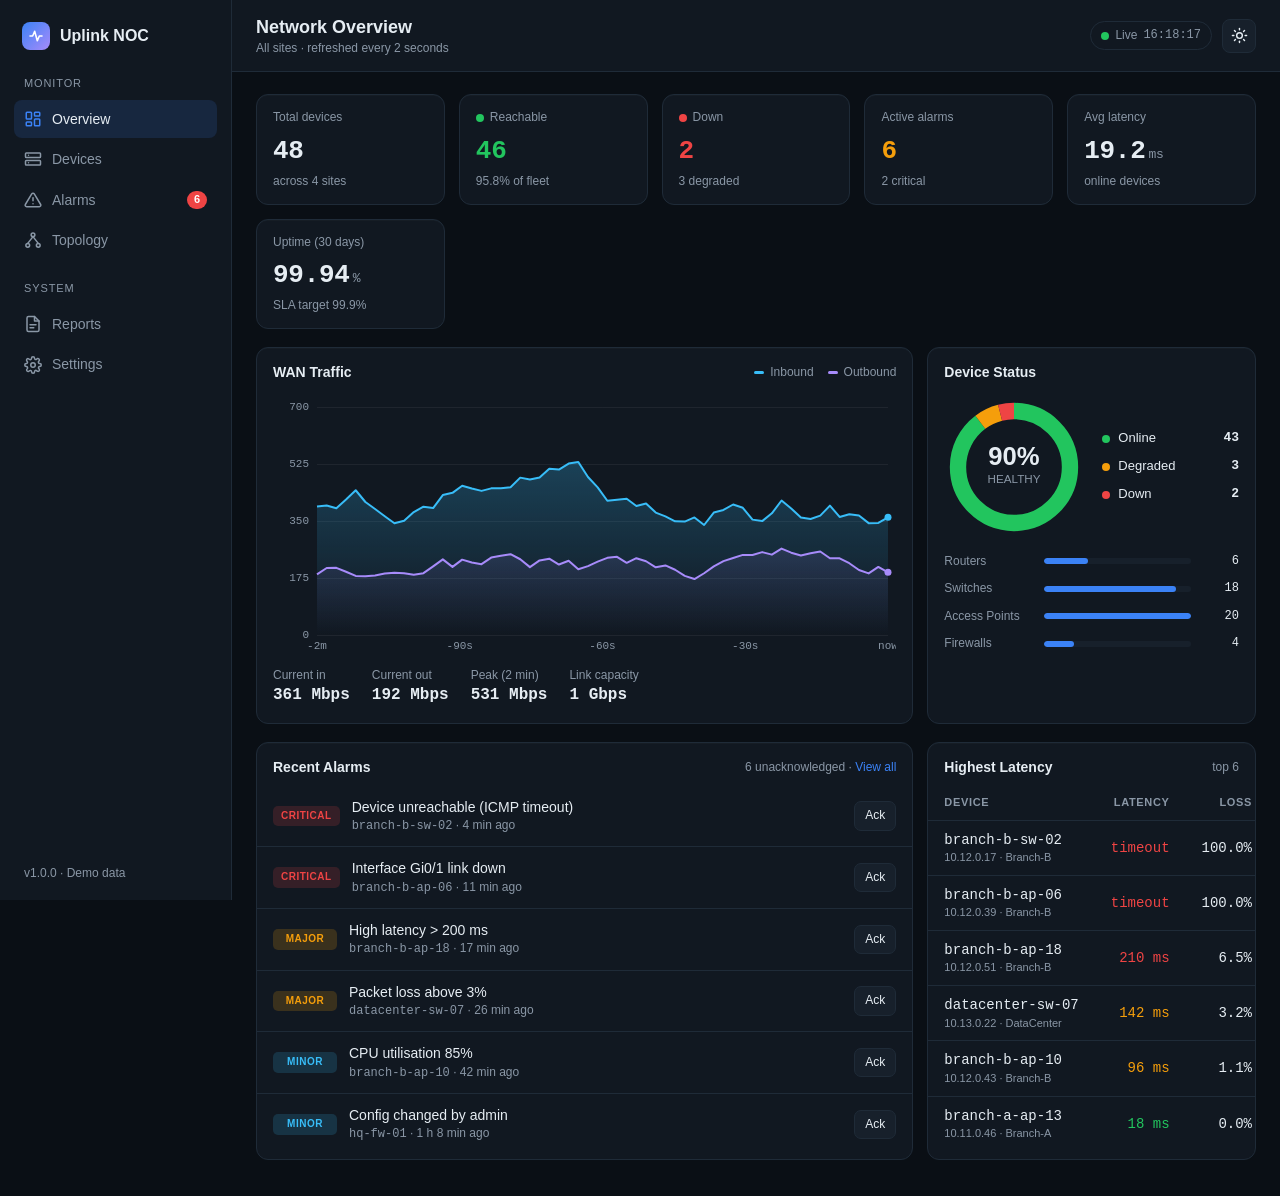
<file: index.html>
<!DOCTYPE html>
<html lang="en" data-theme="dark">
<head>
<meta charset="UTF-8">
<meta name="viewport" content="width=device-width, initial-scale=1.0">
<title>Overview — Uplink NOC</title>
<script>try{document.documentElement.setAttribute("data-theme",localStorage.getItem("uplink-noc-theme")||"dark")}catch(e){}</script>
<link rel="stylesheet" href="assets/css/style.css">
</head>
<body>
<div class="app">

  <!-- ========== SIDEBAR ========== -->
  <aside class="sidebar" id="sidebar">
    <div class="brand">
      <div class="brand-mark">
        <svg width="16" height="16" viewBox="0 0 24 24" fill="none" stroke="#fff" stroke-width="2.4" stroke-linecap="round" stroke-linejoin="round"><polyline points="3 12 7 12 10 5 14 19 17 12 21 12"/></svg>
      </div>
      Uplink NOC
    </div>

    <nav class="nav">
      <div class="nav-label">Monitor</div>
      <a href="index.html" class="active">
        <svg width="18" height="18" viewBox="0 0 24 24" fill="none" stroke="currentColor" stroke-width="2" stroke-linecap="round" stroke-linejoin="round"><rect x="3" y="3" width="7" height="9" rx="1"/><rect x="14" y="3" width="7" height="5" rx="1"/><rect x="14" y="12" width="7" height="9" rx="1"/><rect x="3" y="16" width="7" height="5" rx="1"/></svg>
        Overview
      </a>
      <a href="devices.html">
        <svg width="18" height="18" viewBox="0 0 24 24" fill="none" stroke="currentColor" stroke-width="2" stroke-linecap="round" stroke-linejoin="round"><rect x="2" y="4" width="20" height="6" rx="1"/><rect x="2" y="14" width="20" height="6" rx="1"/><line x1="6" y1="7" x2="6.01" y2="7"/><line x1="6" y1="17" x2="6.01" y2="17"/></svg>
        Devices
      </a>
      <a href="alarms.html">
        <svg width="18" height="18" viewBox="0 0 24 24" fill="none" stroke="currentColor" stroke-width="2" stroke-linecap="round" stroke-linejoin="round"><path d="M10.3 3.9 1.8 18a2 2 0 0 0 1.7 3h17a2 2 0 0 0 1.7-3L13.7 3.9a2 2 0 0 0-3.4 0z"/><line x1="12" y1="9" x2="12" y2="13"/><line x1="12" y1="17" x2="12.01" y2="17"/></svg>
        Alarms <span class="count" id="navAlarmCount">0</span>
      </a>
      <a href="topology.html">
        <svg width="18" height="18" viewBox="0 0 24 24" fill="none" stroke="currentColor" stroke-width="2" stroke-linecap="round" stroke-linejoin="round"><circle cx="12" cy="5" r="2.5"/><circle cx="5" cy="19" r="2.5"/><circle cx="19" cy="19" r="2.5"/><line x1="12" y1="7.5" x2="5" y2="16.5"/><line x1="12" y1="7.5" x2="19" y2="16.5"/></svg>
        Topology
      </a>
    </nav>

    <nav class="nav">
      <div class="nav-label">System</div>
      <a href="#">
        <svg width="18" height="18" viewBox="0 0 24 24" fill="none" stroke="currentColor" stroke-width="2" stroke-linecap="round" stroke-linejoin="round"><path d="M14 2H6a2 2 0 0 0-2 2v16a2 2 0 0 0 2 2h12a2 2 0 0 0 2-2V8z"/><polyline points="14 2 14 8 20 8"/><line x1="8" y1="13" x2="16" y2="13"/><line x1="8" y1="17" x2="13" y2="17"/></svg>
        Reports
      </a>
      <a href="#">
        <svg width="18" height="18" viewBox="0 0 24 24" fill="none" stroke="currentColor" stroke-width="2" stroke-linecap="round" stroke-linejoin="round"><circle cx="12" cy="12" r="3"/><path d="M19.4 15a1.7 1.7 0 0 0 .3 1.8l.1.1a2 2 0 1 1-2.8 2.8l-.1-.1a1.7 1.7 0 0 0-1.8-.3 1.7 1.7 0 0 0-1 1.5V21a2 2 0 1 1-4 0v-.1a1.7 1.7 0 0 0-1.1-1.5 1.7 1.7 0 0 0-1.8.3l-.1.1a2 2 0 1 1-2.8-2.8l.1-.1a1.7 1.7 0 0 0 .3-1.8 1.7 1.7 0 0 0-1.5-1H3a2 2 0 1 1 0-4h.1a1.7 1.7 0 0 0 1.5-1.1 1.7 1.7 0 0 0-.3-1.8l-.1-.1a2 2 0 1 1 2.8-2.8l.1.1a1.7 1.7 0 0 0 1.8.3H9a1.7 1.7 0 0 0 1-1.5V3a2 2 0 1 1 4 0v.1a1.7 1.7 0 0 0 1 1.5 1.7 1.7 0 0 0 1.8-.3l.1-.1a2 2 0 1 1 2.8 2.8l-.1.1a1.7 1.7 0 0 0-.3 1.8V9a1.7 1.7 0 0 0 1.5 1H21a2 2 0 1 1 0 4h-.1a1.7 1.7 0 0 0-1.5 1z"/></svg>
        Settings
      </a>
    </nav>

    <div class="sidebar-foot">v1.0.0 · Demo data</div>
  </aside>
  <div class="scrim" id="scrim"></div>

  <!-- ========== MAIN ========== -->
  <div class="main">
    <header class="topbar">
      <button class="icon-btn menu-btn" id="menuBtn" aria-label="Open menu">
        <svg width="18" height="18" viewBox="0 0 24 24" fill="none" stroke="currentColor" stroke-width="2" stroke-linecap="round"><line x1="3" y1="6" x2="21" y2="6"/><line x1="3" y1="12" x2="21" y2="12"/><line x1="3" y1="18" x2="21" y2="18"/></svg>
      </button>
      <div>
        <h1>Network Overview</h1>
        <div class="sub">All sites · refreshed every 2 seconds</div>
      </div>
      <div class="topbar-right">
        <span class="live"><span class="dot"></span><span class="live-text">Live</span> <span class="mono" id="clock">--:--:--</span></span>
        <button class="icon-btn" id="themeBtn" aria-label="Toggle theme">
          <svg id="themeIcon" width="17" height="17" viewBox="0 0 24 24" fill="none" stroke="currentColor" stroke-width="2" stroke-linecap="round" stroke-linejoin="round"></svg>
        </button>
      </div>
    </header>

    <main class="content">

      <!-- KPI row -->
      <section class="kpis">
        <div class="card kpi">
          <div class="label">Total devices</div>
          <div class="value mono" id="kpiTotal">0</div>
          <div class="delta" id="kpiSites">across 0 sites</div>
        </div>
        <div class="card kpi ok">
          <div class="label"><span class="dot"></span> Reachable</div>
          <div class="value mono" id="kpiUp">0</div>
          <div class="delta" id="kpiUpPct">0% of fleet</div>
        </div>
        <div class="card kpi crit">
          <div class="label"><span class="dot" style="background:var(--crit)"></span> Down</div>
          <div class="value mono" id="kpiDown">0</div>
          <div class="delta" id="kpiWarn">0 degraded</div>
        </div>
        <div class="card kpi warn">
          <div class="label">Active alarms</div>
          <div class="value mono" id="kpiAlarms">0</div>
          <div class="delta" id="kpiCrit">0 critical</div>
        </div>
        <div class="card kpi">
          <div class="label">Avg latency</div>
          <div class="value mono" id="kpiLatency">0<small>ms</small></div>
          <div class="delta">online devices</div>
        </div>
        <div class="card kpi">
          <div class="label">Uptime (30 days)</div>
          <div class="value mono">99.94<small>%</small></div>
          <div class="delta">SLA target 99.9%</div>
        </div>
      </section>

      <!-- Traffic + status -->
      <section class="grid-2">
        <div class="card">
          <div class="card-head">
            <h2>WAN Traffic</h2>
            <div class="legend" style="margin-left:auto">
              <span><i style="background:var(--in)"></i>Inbound</span>
              <span><i style="background:var(--out)"></i>Outbound</span>
            </div>
          </div>
          <div class="card-body">
            <div class="chart-wrap"><canvas id="trafficChart"></canvas></div>
            <div class="traffic-stats">
              <div>Current in<b class="mono" id="tIn">0 Mbps</b></div>
              <div>Current out<b class="mono" id="tOut">0 Mbps</b></div>
              <div>Peak (2 min)<b class="mono" id="tPeak">0 Mbps</b></div>
              <div>Link capacity<b class="mono">1 Gbps</b></div>
            </div>
          </div>
        </div>

        <div class="card">
          <div class="card-head"><h2>Device Status</h2></div>
          <div class="card-body">
            <div class="donut-wrap">
              <svg class="donut" viewBox="0 0 120 120" id="donut"></svg>
              <ul class="status-list" id="statusList"></ul>
            </div>
            <div class="types" id="typeBars"></div>
          </div>
        </div>
      </section>

      <!-- Alarms + latency -->
      <section class="grid-2">
        <div class="card">
          <div class="card-head">
            <h2>Recent Alarms</h2>
            <span class="hint" id="alarmHint"></span>
          </div>
          <div class="card-body" style="padding:8px 0 4px">
            <ul class="alarm-list" id="alarmList"></ul>
          </div>
        </div>

        <div class="card">
          <div class="card-head">
            <h2>Highest Latency</h2>
            <span class="hint">top 6</span>
          </div>
          <div class="card-body table-scroll" style="padding:8px 0 4px">
            <table>
              <thead><tr><th>Device</th><th class="num">Latency</th><th class="num">Loss</th></tr></thead>
              <tbody id="latencyTable"></tbody>
            </table>
          </div>
        </div>
      </section>

    </main>
  </div>
</div>

<script src="assets/js/data.js"></script>
<script src="assets/js/app.js"></script>
<script src="assets/js/overview.js"></script>
</body>
</html>
</file>
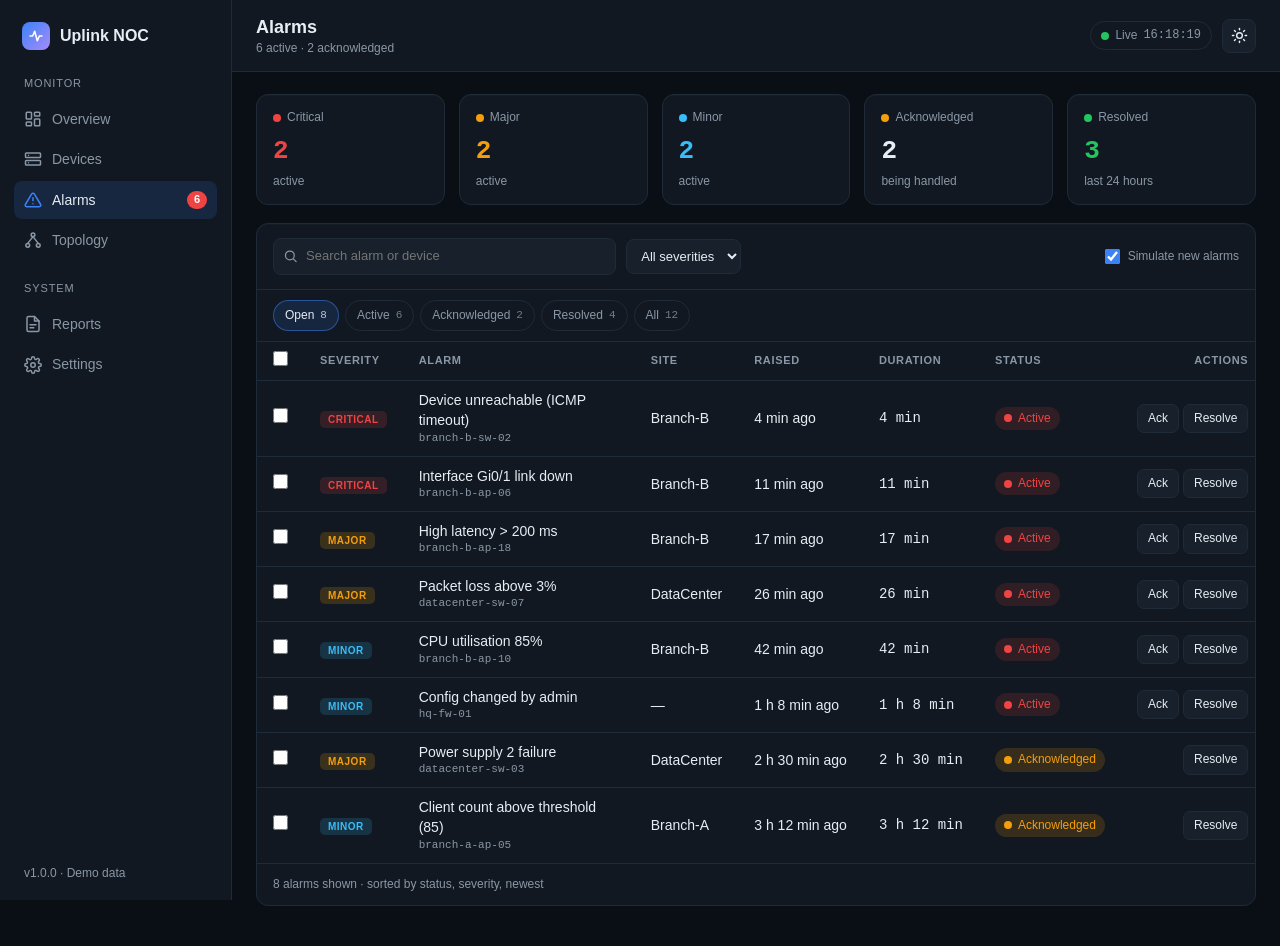
<file: alarms.html>
<!DOCTYPE html>
<html lang="en" data-theme="dark">
<head>
<meta charset="UTF-8">
<meta name="viewport" content="width=device-width, initial-scale=1.0">
<title>Alarms — Uplink NOC</title>
<script>try{document.documentElement.setAttribute("data-theme",localStorage.getItem("uplink-noc-theme")||"dark")}catch(e){}</script>
<link rel="stylesheet" href="assets/css/style.css">
</head>
<body>
<div class="app">

  <!-- ========== SIDEBAR ========== -->
  <aside class="sidebar" id="sidebar">
    <div class="brand">
      <div class="brand-mark">
        <svg width="16" height="16" viewBox="0 0 24 24" fill="none" stroke="#fff" stroke-width="2.4" stroke-linecap="round" stroke-linejoin="round"><polyline points="3 12 7 12 10 5 14 19 17 12 21 12"/></svg>
      </div>
      Uplink NOC
    </div>

    <nav class="nav">
      <div class="nav-label">Monitor</div>
      <a href="index.html">
        <svg width="18" height="18" viewBox="0 0 24 24" fill="none" stroke="currentColor" stroke-width="2" stroke-linecap="round" stroke-linejoin="round"><rect x="3" y="3" width="7" height="9" rx="1"/><rect x="14" y="3" width="7" height="5" rx="1"/><rect x="14" y="12" width="7" height="9" rx="1"/><rect x="3" y="16" width="7" height="5" rx="1"/></svg>
        Overview
      </a>
      <a href="devices.html">
        <svg width="18" height="18" viewBox="0 0 24 24" fill="none" stroke="currentColor" stroke-width="2" stroke-linecap="round" stroke-linejoin="round"><rect x="2" y="4" width="20" height="6" rx="1"/><rect x="2" y="14" width="20" height="6" rx="1"/><line x1="6" y1="7" x2="6.01" y2="7"/><line x1="6" y1="17" x2="6.01" y2="17"/></svg>
        Devices
      </a>
      <a href="alarms.html" class="active">
        <svg width="18" height="18" viewBox="0 0 24 24" fill="none" stroke="currentColor" stroke-width="2" stroke-linecap="round" stroke-linejoin="round"><path d="M10.3 3.9 1.8 18a2 2 0 0 0 1.7 3h17a2 2 0 0 0 1.7-3L13.7 3.9a2 2 0 0 0-3.4 0z"/><line x1="12" y1="9" x2="12" y2="13"/><line x1="12" y1="17" x2="12.01" y2="17"/></svg>
        Alarms <span class="count" id="navAlarmCount">0</span>
      </a>
      <a href="topology.html">
        <svg width="18" height="18" viewBox="0 0 24 24" fill="none" stroke="currentColor" stroke-width="2" stroke-linecap="round" stroke-linejoin="round"><circle cx="12" cy="5" r="2.5"/><circle cx="5" cy="19" r="2.5"/><circle cx="19" cy="19" r="2.5"/><line x1="12" y1="7.5" x2="5" y2="16.5"/><line x1="12" y1="7.5" x2="19" y2="16.5"/></svg>
        Topology
      </a>
    </nav>

    <nav class="nav">
      <div class="nav-label">System</div>
      <a href="#">
        <svg width="18" height="18" viewBox="0 0 24 24" fill="none" stroke="currentColor" stroke-width="2" stroke-linecap="round" stroke-linejoin="round"><path d="M14 2H6a2 2 0 0 0-2 2v16a2 2 0 0 0 2 2h12a2 2 0 0 0 2-2V8z"/><polyline points="14 2 14 8 20 8"/><line x1="8" y1="13" x2="16" y2="13"/><line x1="8" y1="17" x2="13" y2="17"/></svg>
        Reports
      </a>
      <a href="#">
        <svg width="18" height="18" viewBox="0 0 24 24" fill="none" stroke="currentColor" stroke-width="2" stroke-linecap="round" stroke-linejoin="round"><circle cx="12" cy="12" r="3"/><path d="M19.4 15a1.7 1.7 0 0 0 .3 1.8l.1.1a2 2 0 1 1-2.8 2.8l-.1-.1a1.7 1.7 0 0 0-1.8-.3 1.7 1.7 0 0 0-1 1.5V21a2 2 0 1 1-4 0v-.1a1.7 1.7 0 0 0-1.1-1.5 1.7 1.7 0 0 0-1.8.3l-.1.1a2 2 0 1 1-2.8-2.8l.1-.1a1.7 1.7 0 0 0 .3-1.8 1.7 1.7 0 0 0-1.5-1H3a2 2 0 1 1 0-4h.1a1.7 1.7 0 0 0 1.5-1.1 1.7 1.7 0 0 0-.3-1.8l-.1-.1a2 2 0 1 1 2.8-2.8l.1.1a1.7 1.7 0 0 0 1.8.3H9a1.7 1.7 0 0 0 1-1.5V3a2 2 0 1 1 4 0v.1a1.7 1.7 0 0 0 1 1.5 1.7 1.7 0 0 0 1.8-.3l.1-.1a2 2 0 1 1 2.8 2.8l-.1.1a1.7 1.7 0 0 0-.3 1.8V9a1.7 1.7 0 0 0 1.5 1H21a2 2 0 1 1 0 4h-.1a1.7 1.7 0 0 0-1.5 1z"/></svg>
        Settings
      </a>
    </nav>

    <div class="sidebar-foot">v1.0.0 · Demo data</div>
  </aside>
  <div class="scrim" id="scrim"></div>

  <!-- ========== MAIN ========== -->
  <div class="main">
    <header class="topbar">
      <button class="icon-btn menu-btn" id="menuBtn" aria-label="Open menu">
        <svg width="18" height="18" viewBox="0 0 24 24" fill="none" stroke="currentColor" stroke-width="2" stroke-linecap="round"><line x1="3" y1="6" x2="21" y2="6"/><line x1="3" y1="12" x2="21" y2="12"/><line x1="3" y1="18" x2="21" y2="18"/></svg>
      </button>
      <div>
        <h1>Alarms</h1>
        <div class="sub" id="pageSub">Live alarm console</div>
      </div>
      <div class="topbar-right">
        <span class="live"><span class="dot"></span><span class="live-text">Live</span> <span class="mono" id="clock">--:--:--</span></span>
        <button class="icon-btn" id="themeBtn" aria-label="Toggle theme">
          <svg id="themeIcon" width="17" height="17" viewBox="0 0 24 24" fill="none" stroke="currentColor" stroke-width="2" stroke-linecap="round" stroke-linejoin="round"></svg>
        </button>
      </div>
    </header>


    <main class="content">

      <!-- Severity summary (click to filter) -->
      <section class="kpis" id="sevCards"></section>

      <section class="card">
        <!-- Toolbar -->
        <div class="toolbar">
          <label class="search">
            <svg width="15" height="15" viewBox="0 0 24 24" fill="none" stroke="currentColor" stroke-width="2" stroke-linecap="round"><circle cx="11" cy="11" r="7"/><line x1="21" y1="21" x2="16.6" y2="16.6"/></svg>
            <input class="input" id="q" type="search" placeholder="Search alarm or device" autocomplete="off">
          </label>
          <div class="filters">
            <select class="select" id="fSev" aria-label="Filter by severity">
              <option value="all">All severities</option>
              <option value="critical">Critical</option>
              <option value="major">Major</option>
              <option value="minor">Minor</option>
            </select>
          </div>
          <div class="spacer"></div>
          <label class="toggle">
            <input type="checkbox" id="simToggle" checked>
            <span>Simulate new alarms</span>
          </label>
        </div>

        <!-- Status chips -->
        <div class="toolbar" style="padding-top:10px;padding-bottom:10px">
          <div class="chips" id="chips"></div>
        </div>

        <!-- Bulk action bar (visible when rows are selected) -->
        <div class="bulkbar" id="bulkbar" hidden>
          <span id="bulkCount">0 selected</span>
          <button class="btn" id="bulkAck">Acknowledge</button>
          <button class="btn" id="bulkResolve">Resolve</button>
          <button class="btn" id="bulkClear" style="margin-left:auto">Clear selection</button>
        </div>

        <!-- Alarm table -->
        <div class="table-scroll">
          <table class="dev-table alarm-table">
            <thead>
              <tr>
                <th style="width:36px"><input type="checkbox" class="cb" id="selAll" aria-label="Select all"></th>
                <th>Severity</th>
                <th>Alarm</th>
                <th class="hide-sm">Site</th>
                <th class="hide-sm">Raised</th>
                <th class="hide-sm">Duration</th>
                <th class="hide-sm">Status</th>
                <th class="num hide-sm">Actions</th>
              </tr>
            </thead>
            <tbody id="rows"></tbody>
          </table>
          <div class="empty" id="empty" hidden>No alarms match your filters. 🎉</div>
        </div>

        <div class="pager">
          <span class="info" id="pagerInfo"></span>
        </div>
      </section>
    </main>
  </div>
</div>

<!-- Alarm detail drawer -->
<div class="scrim drawer-scrim" id="drawerScrim"></div>
<aside class="drawer" id="drawer" aria-hidden="true">
  <div class="drawer-head">
    <div>
      <div id="dSev"></div>
      <h3 style="margin-top:8px" id="dMsg">—</h3>
      <div class="dev-sub mono" id="dDevice"></div>
    </div>
    <button class="icon-btn" id="drawerClose" aria-label="Close">
      <svg width="16" height="16" viewBox="0 0 24 24" fill="none" stroke="currentColor" stroke-width="2" stroke-linecap="round"><line x1="18" y1="6" x2="6" y2="18"/><line x1="6" y1="6" x2="18" y2="18"/></svg>
    </button>
  </div>
  <div class="drawer-body">
    <div>
      <div class="section-title">Details</div>
      <dl class="kv" id="dInfo"></dl>
    </div>
    <div>
      <div class="section-title">Timeline</div>
      <ol class="timeline" id="dTimeline"></ol>
    </div>
    <div>
      <div class="section-title">Notes</div>
      <div id="dNotes"></div>
      <textarea class="input textarea" id="noteInput" rows="3" placeholder="Add a note for the team…"></textarea>
      <div style="display:flex;justify-content:flex-end;margin-top:8px">
        <button class="btn" id="noteBtn">Add note</button>
      </div>
    </div>
  </div>
  <div class="drawer-foot">
    <button class="btn btn-lg" id="dAck">Acknowledge</button>
    <button class="btn btn-lg btn-primary" id="dResolve" style="margin-left:auto">Resolve</button>
  </div>
</aside>

<script src="assets/js/data.js"></script>
<script src="assets/js/app.js"></script>
<script src="assets/js/alarms.js"></script>
</body>
</html>
</file>
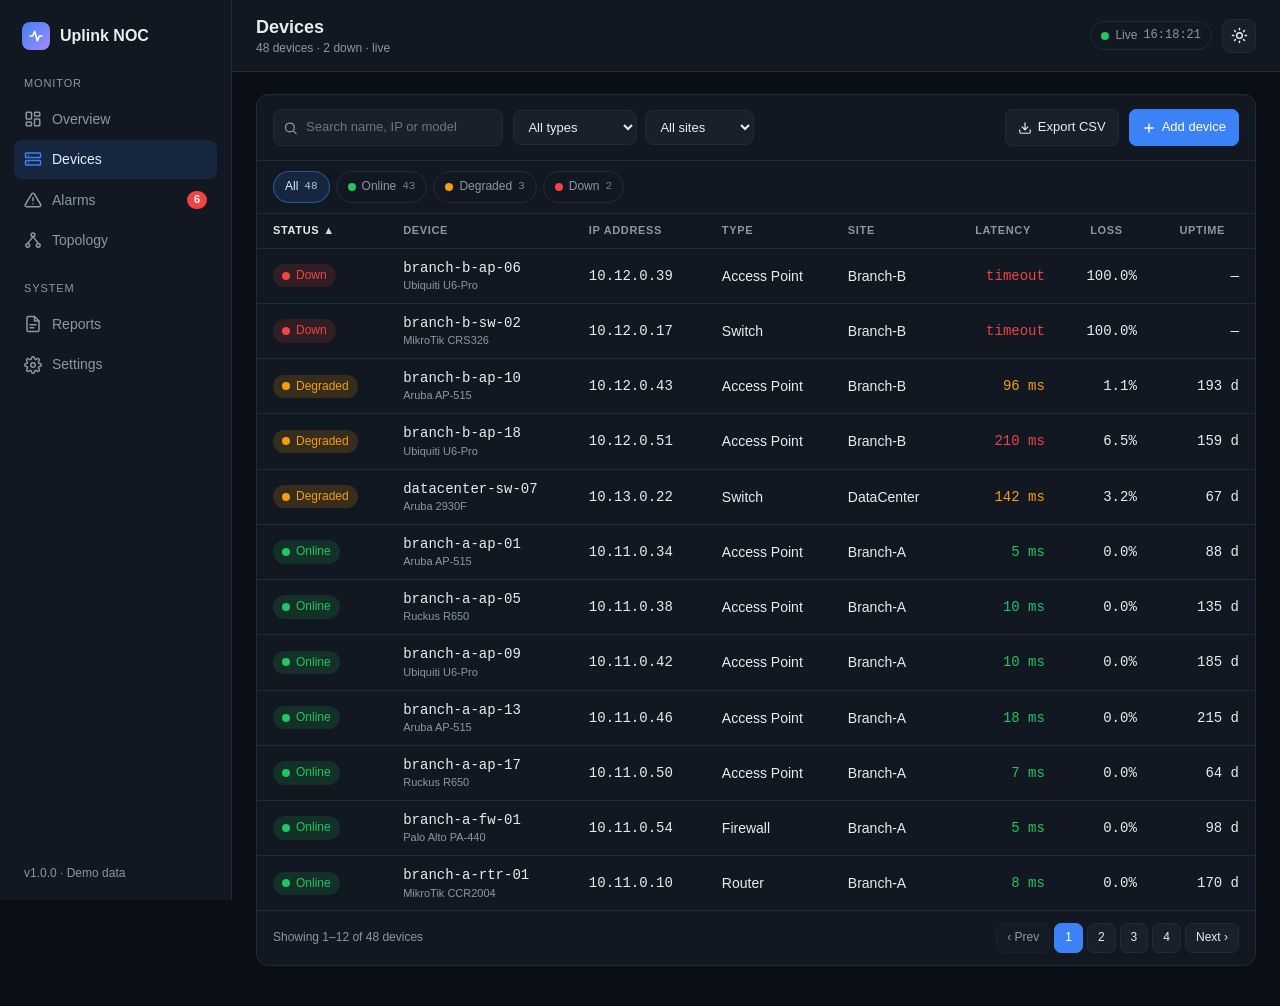
<file: devices.html>
<!DOCTYPE html>
<html lang="en" data-theme="dark">
<head>
<meta charset="UTF-8">
<meta name="viewport" content="width=device-width, initial-scale=1.0">
<title>Devices — Uplink NOC</title>
<script>try{document.documentElement.setAttribute("data-theme",localStorage.getItem("uplink-noc-theme")||"dark")}catch(e){}</script>
<link rel="stylesheet" href="assets/css/style.css">
</head>
<body>
<div class="app">

  <!-- ========== SIDEBAR ========== -->
  <aside class="sidebar" id="sidebar">
    <div class="brand">
      <div class="brand-mark">
        <svg width="16" height="16" viewBox="0 0 24 24" fill="none" stroke="#fff" stroke-width="2.4" stroke-linecap="round" stroke-linejoin="round"><polyline points="3 12 7 12 10 5 14 19 17 12 21 12"/></svg>
      </div>
      Uplink NOC
    </div>

    <nav class="nav">
      <div class="nav-label">Monitor</div>
      <a href="index.html">
        <svg width="18" height="18" viewBox="0 0 24 24" fill="none" stroke="currentColor" stroke-width="2" stroke-linecap="round" stroke-linejoin="round"><rect x="3" y="3" width="7" height="9" rx="1"/><rect x="14" y="3" width="7" height="5" rx="1"/><rect x="14" y="12" width="7" height="9" rx="1"/><rect x="3" y="16" width="7" height="5" rx="1"/></svg>
        Overview
      </a>
      <a href="devices.html" class="active">
        <svg width="18" height="18" viewBox="0 0 24 24" fill="none" stroke="currentColor" stroke-width="2" stroke-linecap="round" stroke-linejoin="round"><rect x="2" y="4" width="20" height="6" rx="1"/><rect x="2" y="14" width="20" height="6" rx="1"/><line x1="6" y1="7" x2="6.01" y2="7"/><line x1="6" y1="17" x2="6.01" y2="17"/></svg>
        Devices
      </a>
      <a href="alarms.html">
        <svg width="18" height="18" viewBox="0 0 24 24" fill="none" stroke="currentColor" stroke-width="2" stroke-linecap="round" stroke-linejoin="round"><path d="M10.3 3.9 1.8 18a2 2 0 0 0 1.7 3h17a2 2 0 0 0 1.7-3L13.7 3.9a2 2 0 0 0-3.4 0z"/><line x1="12" y1="9" x2="12" y2="13"/><line x1="12" y1="17" x2="12.01" y2="17"/></svg>
        Alarms <span class="count" id="navAlarmCount">0</span>
      </a>
      <a href="topology.html">
        <svg width="18" height="18" viewBox="0 0 24 24" fill="none" stroke="currentColor" stroke-width="2" stroke-linecap="round" stroke-linejoin="round"><circle cx="12" cy="5" r="2.5"/><circle cx="5" cy="19" r="2.5"/><circle cx="19" cy="19" r="2.5"/><line x1="12" y1="7.5" x2="5" y2="16.5"/><line x1="12" y1="7.5" x2="19" y2="16.5"/></svg>
        Topology
      </a>
    </nav>

    <nav class="nav">
      <div class="nav-label">System</div>
      <a href="#">
        <svg width="18" height="18" viewBox="0 0 24 24" fill="none" stroke="currentColor" stroke-width="2" stroke-linecap="round" stroke-linejoin="round"><path d="M14 2H6a2 2 0 0 0-2 2v16a2 2 0 0 0 2 2h12a2 2 0 0 0 2-2V8z"/><polyline points="14 2 14 8 20 8"/><line x1="8" y1="13" x2="16" y2="13"/><line x1="8" y1="17" x2="13" y2="17"/></svg>
        Reports
      </a>
      <a href="#">
        <svg width="18" height="18" viewBox="0 0 24 24" fill="none" stroke="currentColor" stroke-width="2" stroke-linecap="round" stroke-linejoin="round"><circle cx="12" cy="12" r="3"/><path d="M19.4 15a1.7 1.7 0 0 0 .3 1.8l.1.1a2 2 0 1 1-2.8 2.8l-.1-.1a1.7 1.7 0 0 0-1.8-.3 1.7 1.7 0 0 0-1 1.5V21a2 2 0 1 1-4 0v-.1a1.7 1.7 0 0 0-1.1-1.5 1.7 1.7 0 0 0-1.8.3l-.1.1a2 2 0 1 1-2.8-2.8l.1-.1a1.7 1.7 0 0 0 .3-1.8 1.7 1.7 0 0 0-1.5-1H3a2 2 0 1 1 0-4h.1a1.7 1.7 0 0 0 1.5-1.1 1.7 1.7 0 0 0-.3-1.8l-.1-.1a2 2 0 1 1 2.8-2.8l.1.1a1.7 1.7 0 0 0 1.8.3H9a1.7 1.7 0 0 0 1-1.5V3a2 2 0 1 1 4 0v.1a1.7 1.7 0 0 0 1 1.5 1.7 1.7 0 0 0 1.8-.3l.1-.1a2 2 0 1 1 2.8 2.8l-.1.1a1.7 1.7 0 0 0-.3 1.8V9a1.7 1.7 0 0 0 1.5 1H21a2 2 0 1 1 0 4h-.1a1.7 1.7 0 0 0-1.5 1z"/></svg>
        Settings
      </a>
    </nav>

    <div class="sidebar-foot">v1.0.0 · Demo data</div>
  </aside>
  <div class="scrim" id="scrim"></div>

  <!-- ========== MAIN ========== -->
  <div class="main">
    <header class="topbar">
      <button class="icon-btn menu-btn" id="menuBtn" aria-label="Open menu">
        <svg width="18" height="18" viewBox="0 0 24 24" fill="none" stroke="currentColor" stroke-width="2" stroke-linecap="round"><line x1="3" y1="6" x2="21" y2="6"/><line x1="3" y1="12" x2="21" y2="12"/><line x1="3" y1="18" x2="21" y2="18"/></svg>
      </button>
      <div>
        <h1>Devices</h1>
        <div class="sub" id="pageSub">Inventory and live status</div>
      </div>
      <div class="topbar-right">
        <span class="live"><span class="dot"></span><span class="live-text">Live</span> <span class="mono" id="clock">--:--:--</span></span>
        <button class="icon-btn" id="themeBtn" aria-label="Toggle theme">
          <svg id="themeIcon" width="17" height="17" viewBox="0 0 24 24" fill="none" stroke="currentColor" stroke-width="2" stroke-linecap="round" stroke-linejoin="round"></svg>
        </button>
      </div>
    </header>


    <main class="content">
      <section class="card">

        <!-- Toolbar: search, filters, actions -->
        <div class="toolbar">
          <label class="search">
            <svg width="15" height="15" viewBox="0 0 24 24" fill="none" stroke="currentColor" stroke-width="2" stroke-linecap="round"><circle cx="11" cy="11" r="7"/><line x1="21" y1="21" x2="16.6" y2="16.6"/></svg>
            <input class="input" id="q" type="search" placeholder="Search name, IP or model" autocomplete="off">
          </label>
          <div class="filters">
            <select class="select" id="fType" aria-label="Filter by type"><option value="all">All types</option></select>
            <select class="select" id="fSite" aria-label="Filter by site"><option value="all">All sites</option></select>
          </div>
          <div class="spacer"></div>
          <button class="btn btn-lg" id="exportBtn">
            <svg width="14" height="14" viewBox="0 0 24 24" fill="none" stroke="currentColor" stroke-width="2" stroke-linecap="round" stroke-linejoin="round"><path d="M21 15v4a2 2 0 0 1-2 2H5a2 2 0 0 1-2-2v-4"/><polyline points="7 10 12 15 17 10"/><line x1="12" y1="15" x2="12" y2="3"/></svg>
            Export CSV
          </button>
          <button class="btn btn-lg btn-primary" id="addBtn">
            <svg width="14" height="14" viewBox="0 0 24 24" fill="none" stroke="currentColor" stroke-width="2.4" stroke-linecap="round"><line x1="12" y1="5" x2="12" y2="19"/><line x1="5" y1="12" x2="19" y2="12"/></svg>
            Add device
          </button>
        </div>

        <!-- Status chips -->
        <div class="toolbar" style="padding-top:10px;padding-bottom:10px">
          <div class="chips" id="chips"></div>
        </div>

        <!-- Device table -->
        <div class="table-scroll">
          <table class="dev-table">
            <thead>
              <tr>
                <th class="sortable" data-sort="status">Status<span class="arrow"></span></th>
                <th class="sortable" data-sort="name">Device<span class="arrow"></span></th>
                <th class="sortable" data-sort="ip">IP address<span class="arrow"></span></th>
                <th class="sortable hide-sm" data-sort="type">Type<span class="arrow"></span></th>
                <th class="sortable hide-sm" data-sort="site">Site<span class="arrow"></span></th>
                <th class="sortable num" data-sort="latency">Latency<span class="arrow"></span></th>
                <th class="sortable num hide-sm" data-sort="loss">Loss<span class="arrow"></span></th>
                <th class="sortable num hide-sm" data-sort="uptimeDays">Uptime<span class="arrow"></span></th>
              </tr>
            </thead>
            <tbody id="rows"></tbody>
          </table>
          <div class="empty" id="empty" hidden>No devices match your filters.</div>
        </div>

        <!-- Pagination -->
        <div class="pager">
          <span class="info" id="pagerInfo"></span>
          <div class="pages" id="pages"></div>
        </div>
      </section>
    </main>
  </div>
</div>

<!-- Device quick-view drawer -->
<div class="scrim drawer-scrim" id="drawerScrim"></div>
<aside class="drawer" id="drawer" aria-hidden="true">
  <div class="drawer-head">
    <div>
      <h3 class="mono" id="dName">—</h3>
      <div class="dev-sub" id="dModel"></div>
      <div style="margin-top:8px" id="dBadge"></div>
    </div>
    <button class="icon-btn" id="drawerClose" aria-label="Close">
      <svg width="16" height="16" viewBox="0 0 24 24" fill="none" stroke="currentColor" stroke-width="2" stroke-linecap="round"><line x1="18" y1="6" x2="6" y2="18"/><line x1="6" y1="6" x2="18" y2="18"/></svg>
    </button>
  </div>
  <div class="drawer-body">
    <div>
      <div class="section-title">Details</div>
      <dl class="kv" id="dInfo"></dl>
    </div>
    <div>
      <div class="section-title">Resources</div>
      <div id="dMeters"></div>
    </div>
    <div>
      <div class="section-title">Latency · last 60 s</div>
      <svg class="spark" id="dSpark" viewBox="0 0 300 70" preserveAspectRatio="none"></svg>
      <div class="dev-sub" id="dSparkInfo"></div>
    </div>
  </div>
  <div class="drawer-foot">
    <button class="btn btn-lg" id="pingBtn">Ping</button>
    <button class="btn btn-lg" id="sshBtn">Open SSH</button>
    <button class="btn btn-lg btn-primary" id="detailBtn" style="margin-left:auto">View details</button>
  </div>
</aside>

<script src="assets/js/data.js"></script>
<script src="assets/js/app.js"></script>
<script src="assets/js/devices.js"></script>
</body>
</html>
</file>
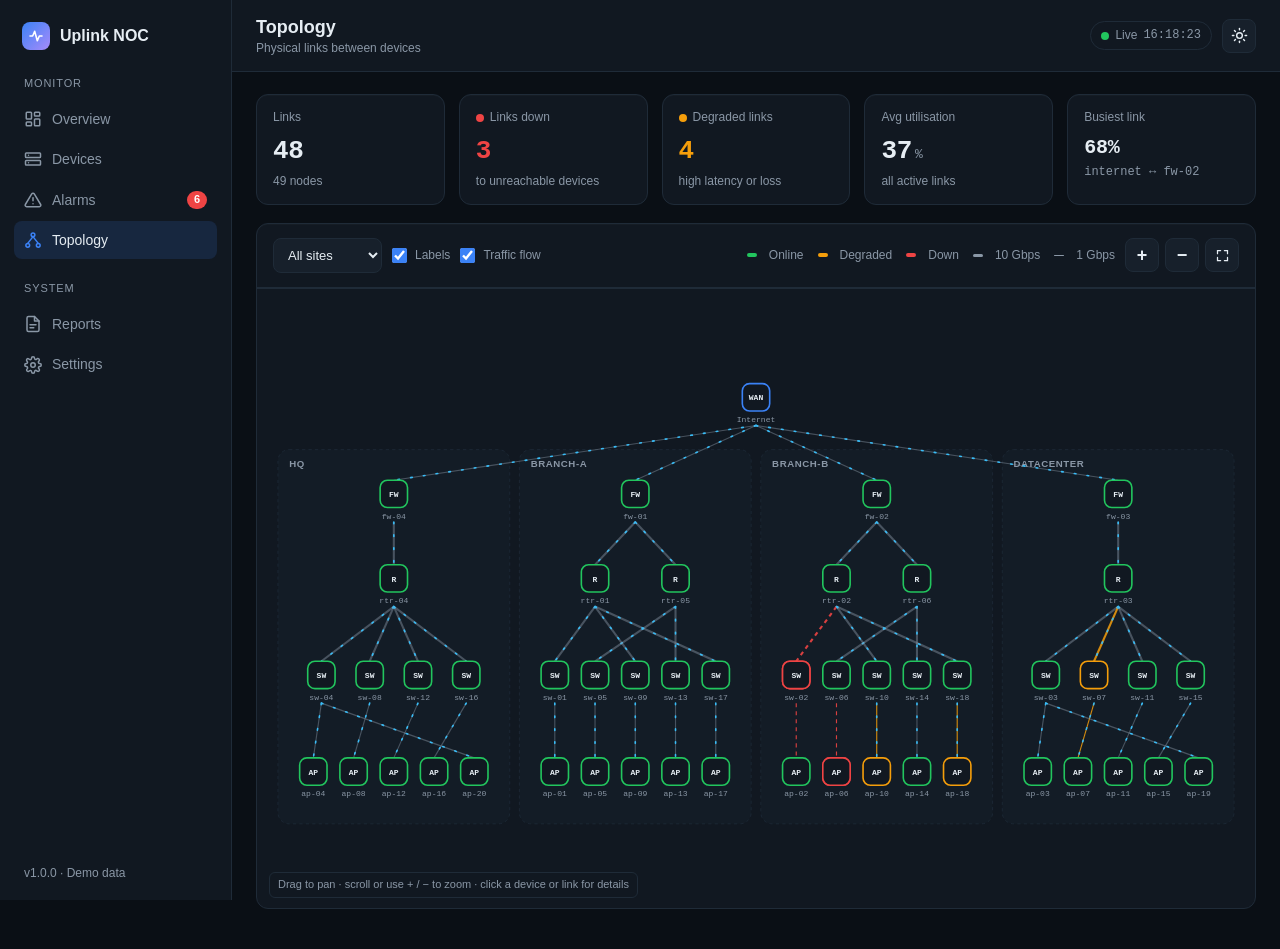
<file: topology.html>
<!DOCTYPE html>
<html lang="en" data-theme="dark">
<head>
<meta charset="UTF-8">
<meta name="viewport" content="width=device-width, initial-scale=1.0">
<title>Topology — Uplink NOC</title>
<script>try{document.documentElement.setAttribute("data-theme",localStorage.getItem("uplink-noc-theme")||"dark")}catch(e){}</script>
<link rel="stylesheet" href="assets/css/style.css">
</head>
<body>
<div class="app">

  <!-- ========== SIDEBAR ========== -->
  <aside class="sidebar" id="sidebar">
    <div class="brand">
      <div class="brand-mark">
        <svg width="16" height="16" viewBox="0 0 24 24" fill="none" stroke="#fff" stroke-width="2.4" stroke-linecap="round" stroke-linejoin="round"><polyline points="3 12 7 12 10 5 14 19 17 12 21 12"/></svg>
      </div>
      Uplink NOC
    </div>

    <nav class="nav">
      <div class="nav-label">Monitor</div>
      <a href="index.html">
        <svg width="18" height="18" viewBox="0 0 24 24" fill="none" stroke="currentColor" stroke-width="2" stroke-linecap="round" stroke-linejoin="round"><rect x="3" y="3" width="7" height="9" rx="1"/><rect x="14" y="3" width="7" height="5" rx="1"/><rect x="14" y="12" width="7" height="9" rx="1"/><rect x="3" y="16" width="7" height="5" rx="1"/></svg>
        Overview
      </a>
      <a href="devices.html">
        <svg width="18" height="18" viewBox="0 0 24 24" fill="none" stroke="currentColor" stroke-width="2" stroke-linecap="round" stroke-linejoin="round"><rect x="2" y="4" width="20" height="6" rx="1"/><rect x="2" y="14" width="20" height="6" rx="1"/><line x1="6" y1="7" x2="6.01" y2="7"/><line x1="6" y1="17" x2="6.01" y2="17"/></svg>
        Devices
      </a>
      <a href="alarms.html">
        <svg width="18" height="18" viewBox="0 0 24 24" fill="none" stroke="currentColor" stroke-width="2" stroke-linecap="round" stroke-linejoin="round"><path d="M10.3 3.9 1.8 18a2 2 0 0 0 1.7 3h17a2 2 0 0 0 1.7-3L13.7 3.9a2 2 0 0 0-3.4 0z"/><line x1="12" y1="9" x2="12" y2="13"/><line x1="12" y1="17" x2="12.01" y2="17"/></svg>
        Alarms <span class="count" id="navAlarmCount">0</span>
      </a>
      <a href="topology.html" class="active">
        <svg width="18" height="18" viewBox="0 0 24 24" fill="none" stroke="currentColor" stroke-width="2" stroke-linecap="round" stroke-linejoin="round"><circle cx="12" cy="5" r="2.5"/><circle cx="5" cy="19" r="2.5"/><circle cx="19" cy="19" r="2.5"/><line x1="12" y1="7.5" x2="5" y2="16.5"/><line x1="12" y1="7.5" x2="19" y2="16.5"/></svg>
        Topology
      </a>
    </nav>

    <nav class="nav">
      <div class="nav-label">System</div>
      <a href="#">
        <svg width="18" height="18" viewBox="0 0 24 24" fill="none" stroke="currentColor" stroke-width="2" stroke-linecap="round" stroke-linejoin="round"><path d="M14 2H6a2 2 0 0 0-2 2v16a2 2 0 0 0 2 2h12a2 2 0 0 0 2-2V8z"/><polyline points="14 2 14 8 20 8"/><line x1="8" y1="13" x2="16" y2="13"/><line x1="8" y1="17" x2="13" y2="17"/></svg>
        Reports
      </a>
      <a href="#">
        <svg width="18" height="18" viewBox="0 0 24 24" fill="none" stroke="currentColor" stroke-width="2" stroke-linecap="round" stroke-linejoin="round"><circle cx="12" cy="12" r="3"/><path d="M19.4 15a1.7 1.7 0 0 0 .3 1.8l.1.1a2 2 0 1 1-2.8 2.8l-.1-.1a1.7 1.7 0 0 0-1.8-.3 1.7 1.7 0 0 0-1 1.5V21a2 2 0 1 1-4 0v-.1a1.7 1.7 0 0 0-1.1-1.5 1.7 1.7 0 0 0-1.8.3l-.1.1a2 2 0 1 1-2.8-2.8l.1-.1a1.7 1.7 0 0 0 .3-1.8 1.7 1.7 0 0 0-1.5-1H3a2 2 0 1 1 0-4h.1a1.7 1.7 0 0 0 1.5-1.1 1.7 1.7 0 0 0-.3-1.8l-.1-.1a2 2 0 1 1 2.8-2.8l.1.1a1.7 1.7 0 0 0 1.8.3H9a1.7 1.7 0 0 0 1-1.5V3a2 2 0 1 1 4 0v.1a1.7 1.7 0 0 0 1 1.5 1.7 1.7 0 0 0 1.8-.3l.1-.1a2 2 0 1 1 2.8 2.8l-.1.1a1.7 1.7 0 0 0-.3 1.8V9a1.7 1.7 0 0 0 1.5 1H21a2 2 0 1 1 0 4h-.1a1.7 1.7 0 0 0-1.5 1z"/></svg>
        Settings
      </a>
    </nav>

    <div class="sidebar-foot">v1.0.0 · Demo data</div>
  </aside>
  <div class="scrim" id="scrim"></div>

  <!-- ========== MAIN ========== -->
  <div class="main">
    <header class="topbar">
      <button class="icon-btn menu-btn" id="menuBtn" aria-label="Open menu">
        <svg width="18" height="18" viewBox="0 0 24 24" fill="none" stroke="currentColor" stroke-width="2" stroke-linecap="round"><line x1="3" y1="6" x2="21" y2="6"/><line x1="3" y1="12" x2="21" y2="12"/><line x1="3" y1="18" x2="21" y2="18"/></svg>
      </button>
      <div>
        <h1>Topology</h1>
        <div class="sub" id="pageSub">Physical links between devices</div>
      </div>
      <div class="topbar-right">
        <span class="live"><span class="dot"></span><span class="live-text">Live</span> <span class="mono" id="clock">--:--:--</span></span>
        <button class="icon-btn" id="themeBtn" aria-label="Toggle theme">
          <svg id="themeIcon" width="17" height="17" viewBox="0 0 24 24" fill="none" stroke="currentColor" stroke-width="2" stroke-linecap="round" stroke-linejoin="round"></svg>
        </button>
      </div>
    </header>


    <main class="content">

      <!-- Link KPIs -->
      <section class="kpis">
        <div class="card kpi"><div class="label">Links</div><div class="value mono" id="kLinks">0</div><div class="delta" id="kNodes">0 nodes</div></div>
        <div class="card kpi crit"><div class="label"><span class="dot down"></span> Links down</div><div class="value mono" id="kDown">0</div><div class="delta">to unreachable devices</div></div>
        <div class="card kpi warn"><div class="label"><span class="dot warning"></span> Degraded links</div><div class="value mono" id="kWarn">0</div><div class="delta">high latency or loss</div></div>
        <div class="card kpi"><div class="label">Avg utilisation</div><div class="value mono" id="kUtil">0<small>%</small></div><div class="delta">all active links</div></div>
        <div class="card kpi"><div class="label">Busiest link</div><div class="value mono" id="kBusy" style="font-size:20px">—</div><div class="delta mono" id="kBusyName">—</div></div>
      </section>

      <section class="card topo-card">
        <div class="toolbar">
          <div class="filters">
            <select class="select" id="fSite" aria-label="Focus site"><option value="all">All sites</option></select>
          </div>
          <label class="toggle"><input type="checkbox" id="tLabels" checked><span>Labels</span></label>
          <label class="toggle"><input type="checkbox" id="tFlow" checked><span>Traffic flow</span></label>
          <div class="spacer"></div>
          <div class="legend topo-legend">
            <span><i class="lg-node up"></i>Online</span>
            <span><i class="lg-node warning"></i>Degraded</span>
            <span><i class="lg-node down"></i>Down</span>
            <span><i class="lg-line"></i>10 Gbps</span>
            <span><i class="lg-line thin"></i>1 Gbps</span>
          </div>
          <div class="zoom">
            <button class="icon-btn" id="zIn" aria-label="Zoom in">+</button>
            <button class="icon-btn" id="zOut" aria-label="Zoom out">−</button>
            <button class="icon-btn" id="zFit" aria-label="Fit to screen" title="Fit">
              <svg width="15" height="15" viewBox="0 0 24 24" fill="none" stroke="currentColor" stroke-width="2" stroke-linecap="round"><polyline points="4 9 4 4 9 4"/><polyline points="20 9 20 4 15 4"/><polyline points="4 15 4 20 9 20"/><polyline points="20 15 20 20 15 20"/></svg>
            </button>
          </div>
        </div>
        <div class="topo-wrap">
          <svg id="topo" class="topo" xmlns="http://www.w3.org/2000/svg" role="img" aria-label="Network topology diagram">
            <g id="viewport"></g>
          </svg>
          <div class="topo-hint">Drag to pan · scroll or use + / − to zoom · click a device or link for details</div>
        </div>
      </section>
    </main>
  </div>
</div>

<!-- Detail drawer (device or link) -->
<div class="scrim drawer-scrim" id="drawerScrim"></div>
<aside class="drawer" id="drawer" aria-hidden="true">
  <div class="drawer-head">
    <div>
      <h3 class="mono" id="dTitle">—</h3>
      <div class="dev-sub" id="dSub"></div>
      <div style="margin-top:8px" id="dBadge"></div>
    </div>
    <button class="icon-btn" id="drawerClose" aria-label="Close">
      <svg width="16" height="16" viewBox="0 0 24 24" fill="none" stroke="currentColor" stroke-width="2" stroke-linecap="round"><line x1="18" y1="6" x2="6" y2="18"/><line x1="6" y1="6" x2="18" y2="18"/></svg>
    </button>
  </div>
  <div class="drawer-body" id="dBody"></div>
  <div class="drawer-foot" id="dFoot"></div>
</aside>

<script src="assets/js/data.js"></script>
<script src="assets/js/app.js"></script>
<script src="assets/js/topology.js"></script>
</body>
</html>
</file>
<file: assets/css/style.css>
/* =========================================================
   Uplink NOC — shared stylesheet
   Colors are defined once as CSS variables per theme.
   ========================================================= */

/* ---------- Theme tokens ---------- */
:root[data-theme="dark"] {
  --bg: #0a0f15;
  --panel: #111821;
  --panel-2: #17202b;
  --border: #1f2b38;
  --text: #e6edf3;
  --muted: #8a97a6;
  --accent: #3b82f6;
  --ok: #22c55e;
  --warn: #f59e0b;
  --crit: #ef4444;
  --in: #38bdf8;
  --out: #a78bfa;
  --grid: rgba(255,255,255,0.06);
  --shadow: 0 1px 0 rgba(255,255,255,0.02) inset;
  --overlay: rgba(0,0,0,0.5);
}
:root[data-theme="light"] {
  --bg: #f3f5f8;
  --panel: #ffffff;
  --panel-2: #f6f8fb;
  --border: #e1e6ed;
  --text: #17202b;
  --muted: #5f6b7a;
  --accent: #2563eb;
  --ok: #16a34a;
  --warn: #d97706;
  --crit: #dc2626;
  --in: #0284c7;
  --out: #7c3aed;
  --grid: rgba(0,0,0,0.07);
  --shadow: 0 1px 2px rgba(16,24,40,0.05);
  --overlay: rgba(15,23,42,0.35);
}

/* ---------- Base ---------- */
* { box-sizing: border-box; margin: 0; padding: 0; }
html, body { height: 100%; }
body {
  font-family: -apple-system, BlinkMacSystemFont, "Segoe UI", Roboto, "Helvetica Neue", Arial, sans-serif;
  background: var(--bg);
  color: var(--text);
  font-size: 14px;
  line-height: 1.45;
  -webkit-font-smoothing: antialiased;
}
.mono { font-family: ui-monospace, "SF Mono", Menlo, Consolas, monospace; font-variant-numeric: tabular-nums; }
.muted { color: var(--muted); }

/* ---------- App layout ---------- */
.app { display: grid; grid-template-columns: 232px 1fr; min-height: 100vh; }

.sidebar {
  background: var(--panel);
  border-right: 1px solid var(--border);
  padding: 18px 14px;
  display: flex; flex-direction: column; gap: 22px;
  position: sticky; top: 0; height: 100vh;
}
.brand { display: flex; align-items: center; gap: 10px; padding: 4px 8px; font-weight: 700; font-size: 16px; }
.brand-mark {
  width: 28px; height: 28px; border-radius: 8px;
  background: linear-gradient(135deg, var(--accent), var(--out));
  display: grid; place-items: center;
}
.nav { display: flex; flex-direction: column; gap: 2px; }
.nav-label { font-size: 11px; text-transform: uppercase; letter-spacing: .08em; color: var(--muted); padding: 0 10px 6px; }
.nav a {
  display: flex; align-items: center; gap: 10px;
  padding: 9px 10px; border-radius: 8px;
  color: var(--muted); text-decoration: none; font-weight: 500;
}
.nav a:hover { background: var(--panel-2); color: var(--text); }
.nav a.active { background: color-mix(in srgb, var(--accent) 14%, transparent); color: var(--text); }
.nav a.active svg { color: var(--accent); }
.nav .count {
  margin-left: auto; font-size: 11px; font-weight: 600;
  background: var(--crit); color: #fff; border-radius: 999px; padding: 1px 7px;
}
.sidebar-foot { margin-top: auto; font-size: 12px; color: var(--muted); padding: 0 10px; }

.main { display: flex; flex-direction: column; min-width: 0; }

.topbar {
  display: flex; align-items: center; gap: 12px;
  padding: 14px 24px; border-bottom: 1px solid var(--border);
  background: var(--panel); position: sticky; top: 0; z-index: 5;
}
.topbar h1 { font-size: 18px; font-weight: 650; }
.topbar .sub { color: var(--muted); font-size: 12px; }
.topbar-right { margin-left: auto; display: flex; align-items: center; gap: 10px; }
.live {
  display: inline-flex; align-items: center; gap: 6px;
  font-size: 12px; color: var(--muted);
  padding: 5px 10px; border: 1px solid var(--border); border-radius: 999px;
}
.dot { width: 8px; height: 8px; border-radius: 50%; background: var(--ok); display: inline-block; flex-shrink: 0; }
.dot.up { background: var(--ok); }
.dot.warning { background: var(--warn); }
.dot.down { background: var(--crit); }
.live .dot { animation: pulse 1.6s infinite; }
@keyframes pulse {
  0% { box-shadow: 0 0 0 0 color-mix(in srgb, var(--ok) 60%, transparent); }
  70% { box-shadow: 0 0 0 7px transparent; }
  100% { box-shadow: 0 0 0 0 transparent; }
}
.icon-btn {
  width: 34px; height: 34px; border-radius: 8px;
  border: 1px solid var(--border); background: var(--panel-2); color: var(--text);
  display: grid; place-items: center; cursor: pointer;
}
.icon-btn:hover { border-color: var(--accent); }
.menu-btn { display: none; }

.content { padding: 22px 24px 40px; display: flex; flex-direction: column; gap: 18px; }

/* ---------- Cards ---------- */
.card {
  background: var(--panel);
  border: 1px solid var(--border);
  border-radius: 12px;
  box-shadow: var(--shadow);
}
.card-head { display: flex; align-items: center; gap: 10px; padding: 14px 16px 0; }
.card-head h2 { font-size: 14px; font-weight: 600; }
.card-head .hint { color: var(--muted); font-size: 12px; margin-left: auto; }
.card-body { padding: 14px 16px 16px; }

/* ---------- Buttons & form controls ---------- */
.btn {
  font: inherit; font-size: 12px; font-weight: 500;
  padding: 5px 10px; border-radius: 7px; cursor: pointer;
  border: 1px solid var(--border); background: var(--panel-2); color: var(--text);
  display: inline-flex; align-items: center; gap: 6px; white-space: nowrap;
}
.btn:hover { border-color: var(--accent); }
.btn:disabled { cursor: default; border-color: var(--border); opacity: .6; }
.btn-lg { font-size: 13px; padding: 8px 12px; }
.btn-primary { background: var(--accent); border-color: var(--accent); color: #fff; }
.btn-primary:hover { filter: brightness(1.08); }

.input, .select {
  font: inherit; font-size: 13px; color: var(--text);
  background: var(--panel-2); border: 1px solid var(--border);
  border-radius: 8px; padding: 8px 10px; outline: none;
}
.input:focus, .select:focus { border-color: var(--accent); }
.search { position: relative; flex: 1; min-width: 200px; max-width: 360px; }
.search svg { position: absolute; left: 10px; top: 50%; transform: translateY(-50%); color: var(--muted); }
.search .input { width: 100%; padding-left: 32px; }

.chips { display: flex; gap: 6px; flex-wrap: wrap; }
.chip {
  font: inherit; font-size: 12px; font-weight: 500; cursor: pointer;
  padding: 6px 11px; border-radius: 999px;
  border: 1px solid var(--border); background: transparent; color: var(--muted);
  display: inline-flex; align-items: center; gap: 6px;
}
.chip:hover { color: var(--text); }
.chip.active { background: color-mix(in srgb, var(--accent) 14%, transparent); border-color: color-mix(in srgb, var(--accent) 50%, transparent); color: var(--text); }
.chip .n { font-family: ui-monospace, Menlo, Consolas, monospace; font-size: 11px; opacity: .8; }

/* ---------- Status badge ---------- */
.badge {
  display: inline-flex; align-items: center; gap: 6px;
  font-size: 12px; font-weight: 500; padding: 3px 9px; border-radius: 999px;
}
.badge.up { background: color-mix(in srgb, var(--ok) 14%, transparent); color: var(--ok); }
.badge.warning { background: color-mix(in srgb, var(--warn) 16%, transparent); color: var(--warn); }
.badge.down { background: color-mix(in srgb, var(--crit) 14%, transparent); color: var(--crit); }

/* ---------- Tables ---------- */
table { width: 100%; border-collapse: collapse; }
th, td { text-align: left; padding: 9px 16px; border-top: 1px solid var(--border); white-space: nowrap; }
th { font-size: 11px; text-transform: uppercase; letter-spacing: .06em; color: var(--muted); font-weight: 600; border-top: none; }
td.num, th.num { text-align: right; }
.lat-good { color: var(--ok); }
.lat-mid { color: var(--warn); }
.lat-bad { color: var(--crit); }
.dev-name { font-weight: 500; }
.dev-sub { font-size: 11px; color: var(--muted); }
.table-scroll { overflow-x: auto; }

/* ---------- Overview: KPIs ---------- */
.kpis { display: grid; grid-template-columns: repeat(auto-fit, minmax(170px, 1fr)); gap: 14px; }
.kpi { padding: 14px 16px; }
.kpi .label { color: var(--muted); font-size: 12px; display: flex; align-items: center; gap: 6px; }
.kpi .value { font-size: 26px; font-weight: 650; margin-top: 6px; letter-spacing: -.01em; }
.kpi .value small { font-size: 13px; color: var(--muted); font-weight: 500; margin-left: 3px; }
.kpi .delta { font-size: 12px; margin-top: 2px; color: var(--muted); }
.kpi.ok .value { color: var(--ok); }
.kpi.crit .value { color: var(--crit); }
.kpi.warn .value { color: var(--warn); }

.grid-2 { display: grid; grid-template-columns: minmax(0, 2fr) minmax(0, 1fr); gap: 14px; }

/* ---------- Overview: traffic chart ---------- */
.legend { display: flex; gap: 14px; font-size: 12px; color: var(--muted); }
.legend i { display: inline-block; width: 10px; height: 3px; border-radius: 2px; margin-right: 6px; vertical-align: middle; }
.chart-wrap { position: relative; height: 260px; }
.chart-wrap canvas { width: 100%; height: 100%; display: block; }
.traffic-stats { display: flex; gap: 22px; margin-top: 10px; flex-wrap: wrap; }
.traffic-stats div { font-size: 12px; color: var(--muted); }
.traffic-stats b { display: block; font-size: 16px; color: var(--text); font-weight: 600; }

/* ---------- Overview: donut & bars ---------- */
.donut-wrap { display: flex; align-items: center; gap: 18px; }
.donut { width: 140px; height: 140px; flex-shrink: 0; }
.donut-center { font-size: 22px; font-weight: 700; fill: var(--text); }
.donut-sub { font-size: 10px; fill: var(--muted); }
.status-list { list-style: none; display: flex; flex-direction: column; gap: 9px; flex: 1; }
.status-list li { display: flex; align-items: center; gap: 8px; font-size: 13px; }
.status-list li span:last-child { margin-left: auto; font-weight: 600; }
.types { margin-top: 16px; display: flex; flex-direction: column; gap: 10px; }
.type-row { display: grid; grid-template-columns: 90px 1fr 38px; align-items: center; gap: 10px; font-size: 12px; color: var(--muted); }
.bar { height: 6px; border-radius: 4px; background: var(--panel-2); overflow: hidden; }
.bar > span { display: block; height: 100%; border-radius: 4px; background: var(--accent); }
.type-row .n { text-align: right; color: var(--text); }

/* ---------- Overview: alarms ---------- */
.alarm-list { list-style: none; }
.alarm {
  display: grid; grid-template-columns: auto 1fr auto; gap: 12px; align-items: center;
  padding: 11px 16px; border-top: 1px solid var(--border);
}
.alarm:first-child { border-top: none; }
.sev {
  font-size: 10px; font-weight: 700; letter-spacing: .05em; text-transform: uppercase;
  padding: 3px 8px; border-radius: 5px; min-width: 64px; text-align: center;
}
.sev.critical { background: color-mix(in srgb, var(--crit) 16%, transparent); color: var(--crit); }
.sev.major { background: color-mix(in srgb, var(--warn) 18%, transparent); color: var(--warn); }
.sev.minor { background: color-mix(in srgb, var(--in) 16%, transparent); color: var(--in); }
.alarm .msg { font-weight: 500; }
.alarm .meta { font-size: 12px; color: var(--muted); }
.alarm.acked { opacity: .45; }

/* ---------- Devices page ---------- */
.toolbar { display: flex; align-items: center; gap: 10px; flex-wrap: wrap; padding: 14px 16px; border-bottom: 1px solid var(--border); }
.toolbar .spacer { flex: 1; }
.filters { display: flex; gap: 8px; flex-wrap: wrap; }

.dev-table th.sortable { cursor: pointer; user-select: none; }
.dev-table th.sortable:hover { color: var(--text); }
.dev-table th .arrow { display: inline-block; width: 10px; margin-left: 4px; opacity: .9; }
.dev-table tbody tr { cursor: pointer; }
.dev-table tbody tr:hover td { background: var(--panel-2); }
.dev-table tbody tr.selected td { background: color-mix(in srgb, var(--accent) 10%, transparent); }
.empty { padding: 40px 16px; text-align: center; color: var(--muted); }

.pager { display: flex; align-items: center; gap: 10px; padding: 12px 16px; border-top: 1px solid var(--border); flex-wrap: wrap; }
.pager .info { font-size: 12px; color: var(--muted); }
.pager .pages { margin-left: auto; display: flex; gap: 4px; }
.pager .btn.current { background: var(--accent); border-color: var(--accent); color: #fff; }

/* Drawer (device quick view) */
.drawer {
  position: fixed; top: 0; right: 0; bottom: 0; width: 380px; max-width: 100%;
  background: var(--panel); border-left: 1px solid var(--border);
  z-index: 30; transform: translateX(100%); transition: transform .22s ease;
  display: flex; flex-direction: column;
}
.drawer.open { transform: translateX(0); box-shadow: -10px 0 40px rgba(0,0,0,.25); }
.drawer-head { display: flex; align-items: flex-start; gap: 10px; padding: 18px 18px 14px; border-bottom: 1px solid var(--border); }
.drawer-head h3 { font-size: 16px; font-weight: 650; }
.drawer-head .icon-btn { margin-left: auto; flex-shrink: 0; }
.drawer-body { padding: 16px 18px; overflow-y: auto; display: flex; flex-direction: column; gap: 18px; }
.kv { display: grid; grid-template-columns: 110px 1fr; gap: 8px 12px; font-size: 13px; }
.kv dt { color: var(--muted); }
.section-title { font-size: 11px; text-transform: uppercase; letter-spacing: .07em; color: var(--muted); font-weight: 600; margin-bottom: 8px; }
.meter { display: grid; grid-template-columns: 60px 1fr 44px; gap: 10px; align-items: center; font-size: 12px; margin-bottom: 8px; }
.meter .bar > span.hi { background: var(--warn); }
.meter .bar > span.crit { background: var(--crit); }
.spark { width: 100%; height: 70px; display: block; }
.drawer-foot { margin-top: auto; padding: 14px 18px; border-top: 1px solid var(--border); display: flex; gap: 8px; }

/* Toast */
.toast {
  position: fixed; left: 50%; bottom: 24px; transform: translate(-50%, 20px);
  background: var(--text); color: var(--bg); font-size: 13px; font-weight: 500;
  padding: 10px 16px; border-radius: 10px; opacity: 0; pointer-events: none;
  transition: opacity .2s, transform .2s; z-index: 50; max-width: calc(100% - 32px);
}
.toast.show { opacity: 1; transform: translate(-50%, 0); }

/* ---------- Overlay ---------- */
.scrim { display: none; }
.scrim.show { display: block; position: fixed; inset: 0; background: var(--overlay); z-index: 15; }
.scrim.drawer-scrim.show { z-index: 25; }

/* ---------- Responsive ---------- */
@media (max-width: 1100px) {
  .grid-2 { grid-template-columns: 1fr; }
}
@media (max-width: 860px) {
  .app { grid-template-columns: 1fr; }
  .sidebar {
    position: fixed; left: 0; top: 0; z-index: 20; width: 250px;
    transform: translateX(-100%); transition: transform .2s ease;
  }
  .sidebar.open { transform: translateX(0); box-shadow: 0 0 40px rgba(0,0,0,.4); }
  .menu-btn { display: grid; }
  .topbar { padding: 12px 16px; }
  .topbar .sub, .live .live-text { display: none; }
  .content { padding: 16px 14px 32px; }
  .chart-wrap { height: 200px; }
  .donut-wrap { flex-direction: column; align-items: stretch; }
  .donut { margin: 0 auto; }
  .hide-sm { display: none; }
  .search { max-width: none; min-width: 100%; }
  .filters { width: 100%; }
  .filters .select { flex: 1; }
  .pager .pages { margin-left: 0; }
}

/* ---------- Alarms page ---------- */
.sev-card { padding: 14px 16px; cursor: pointer; text-align: left; font: inherit; color: inherit; width: 100%; transition: border-color .15s; }
.sev-card:hover { border-color: var(--accent); }
.sev-card.active { border-color: var(--accent); box-shadow: 0 0 0 1px var(--accent) inset; }
.sev-card .label { color: var(--muted); font-size: 12px; display: flex; align-items: center; gap: 6px; }
.sev-card .value { font-size: 26px; font-weight: 650; margin-top: 6px; }
.sev-card .delta { font-size: 12px; color: var(--muted); margin-top: 2px; }
.sev-card.critical .value { color: var(--crit); }
.sev-card.major .value { color: var(--warn); }
.sev-card.minor .value { color: var(--in); }
.sev-card.resolved .value { color: var(--ok); }

.toggle { display: inline-flex; align-items: center; gap: 8px; font-size: 12px; color: var(--muted); cursor: pointer; }
.toggle input, .cb { accent-color: var(--accent); width: 15px; height: 15px; cursor: pointer; }

.bulkbar {
  display: flex; align-items: center; gap: 8px; flex-wrap: wrap;
  padding: 10px 16px; border-bottom: 1px solid var(--border);
  background: color-mix(in srgb, var(--accent) 8%, transparent); font-size: 13px; font-weight: 500;
}
.bulkbar[hidden] { display: none; }

.alarm-table td { vertical-align: middle; }
.alarm-table .msg { font-weight: 500; white-space: normal; min-width: 200px; }
.alarm-table td.actions { text-align: right; }
.alarm-table td.actions .btn + .btn { margin-left: 4px; }
.alarm-table tr.resolved td { opacity: .6; }
.alarm-table tr.flash td { animation: flash 2.4s ease-out; }
@keyframes flash { 0% { background: color-mix(in srgb, var(--crit) 22%, transparent); } 100% { background: transparent; } }

.timeline { list-style: none; position: relative; padding-left: 18px; }
.timeline::before { content: ""; position: absolute; left: 4px; top: 6px; bottom: 6px; width: 2px; background: var(--border); }
.timeline li { position: relative; padding: 0 0 12px; font-size: 13px; }
.timeline li::before { content: ""; position: absolute; left: -18px; top: 5px; width: 10px; height: 10px; border-radius: 50%; background: var(--panel); border: 2px solid var(--accent); }
.timeline li:last-child { padding-bottom: 0; }
.timeline .when { font-size: 11px; color: var(--muted); }

.note { background: var(--panel-2); border: 1px solid var(--border); border-radius: 8px; padding: 9px 11px; margin-bottom: 8px; font-size: 13px; }
.note .by { font-size: 11px; color: var(--muted); margin-bottom: 2px; }
.show-sm { display: none; }
@media (max-width: 860px) { .show-sm { display: block; } .alarm-table .msg { min-width: 0; } .alarm-table td, .alarm-table th { padding-left: 10px; padding-right: 10px; } }
.textarea { width: 100%; resize: vertical; min-height: 64px; font-family: inherit; }

/* ---------- Topology page ---------- */
.zoom { display: flex; gap: 6px; }
.zoom .icon-btn { font-size: 18px; font-weight: 600; line-height: 1; }
.topo-legend { flex-wrap: wrap; }
.topo-legend span { display: inline-flex; align-items: center; gap: 6px; }
.lg-node { width: 12px; height: 12px; border-radius: 4px; border: 2px solid var(--ok); background: var(--panel-2); display: inline-block; }
.lg-node.warning { border-color: var(--warn); }
.lg-node.down { border-color: var(--crit); }
.lg-line { width: 18px; height: 3px; background: var(--muted); display: inline-block; border-radius: 2px; }
.lg-line.thin { height: 1.5px; }

.topo-wrap { position: relative; height: 620px; overflow: hidden; border-top: 1px solid var(--border); }
.topo { width: 100%; height: 100%; display: block; cursor: grab; touch-action: none; user-select: none; }
.topo.panning { cursor: grabbing; }
.topo-hint { position: absolute; left: 12px; bottom: 10px; font-size: 11px; color: var(--muted); background: var(--panel); padding: 4px 8px; border-radius: 6px; border: 1px solid var(--border); pointer-events: none; }

.topo .site-box { fill: color-mix(in srgb, var(--panel-2) 60%, transparent); stroke: var(--border); stroke-dasharray: 4 4; }
.topo .site-label { fill: var(--muted); font-size: 12px; font-weight: 600; letter-spacing: .06em; text-transform: uppercase; }

.topo .link { stroke: var(--muted); stroke-opacity: .45; fill: none; cursor: pointer; transition: stroke-opacity .15s; }
.topo .link.warning { stroke: var(--warn); stroke-opacity: .85; }
.topo .link.down { stroke: var(--crit); stroke-opacity: .9; stroke-dasharray: 5 5; }
.topo .link-hit { stroke: transparent; stroke-width: 12; fill: none; cursor: pointer; }
.topo .link-hit:hover + .link, .topo .link.hl { stroke: var(--accent); stroke-opacity: 1; }
.topo .flow { fill: none; stroke: var(--in); stroke-width: 2; stroke-dasharray: 2 14; stroke-linecap: round; pointer-events: none; animation: flow linear infinite; }
.topo.no-flow .flow { display: none; }
@keyframes flow { to { stroke-dashoffset: -32; } }

.topo .node { cursor: pointer; }
.topo .node rect.box { fill: var(--panel); stroke-width: 2; transition: stroke-width .15s; }
.topo .node.up rect.box { stroke: var(--ok); }
.topo .node.warning rect.box { stroke: var(--warn); }
.topo .node.down rect.box { stroke: var(--crit); }
.topo .node.cloud rect.box { stroke: var(--accent); }
.topo .node:hover rect.box, .topo .node.sel rect.box { stroke-width: 3.5; }
.topo .node .glyph { fill: var(--text); font-size: 10px; font-weight: 700; font-family: ui-monospace, Menlo, Consolas, monospace; }
.topo .node .lbl { fill: var(--muted); font-size: 10px; font-family: ui-monospace, Menlo, Consolas, monospace; }
.topo.no-labels .lbl { display: none; }
.topo .node.down .pulse { fill: none; stroke: var(--crit); stroke-width: 2; animation: ring 1.6s ease-out infinite; transform-box: fill-box; transform-origin: center; }
@keyframes ring { 0% { opacity: .8; transform: scale(1); } 100% { opacity: 0; transform: scale(1.6); } }

.topo .dim { opacity: .15; }

.nb-list { list-style: none; display: flex; flex-direction: column; gap: 6px; }
.nb-list li { display: flex; align-items: center; gap: 8px; font-size: 13px; padding: 7px 10px; border: 1px solid var(--border); border-radius: 8px; background: var(--panel-2); cursor: pointer; }
.nb-list li:hover { border-color: var(--accent); }
.nb-list .u { margin-left: auto; font-size: 12px; color: var(--muted); }

@media (max-width: 860px) {
  .topo-wrap { height: 460px; }
  .topo-legend { display: none; }
  .topo-hint { display: none; }
}
</file>
